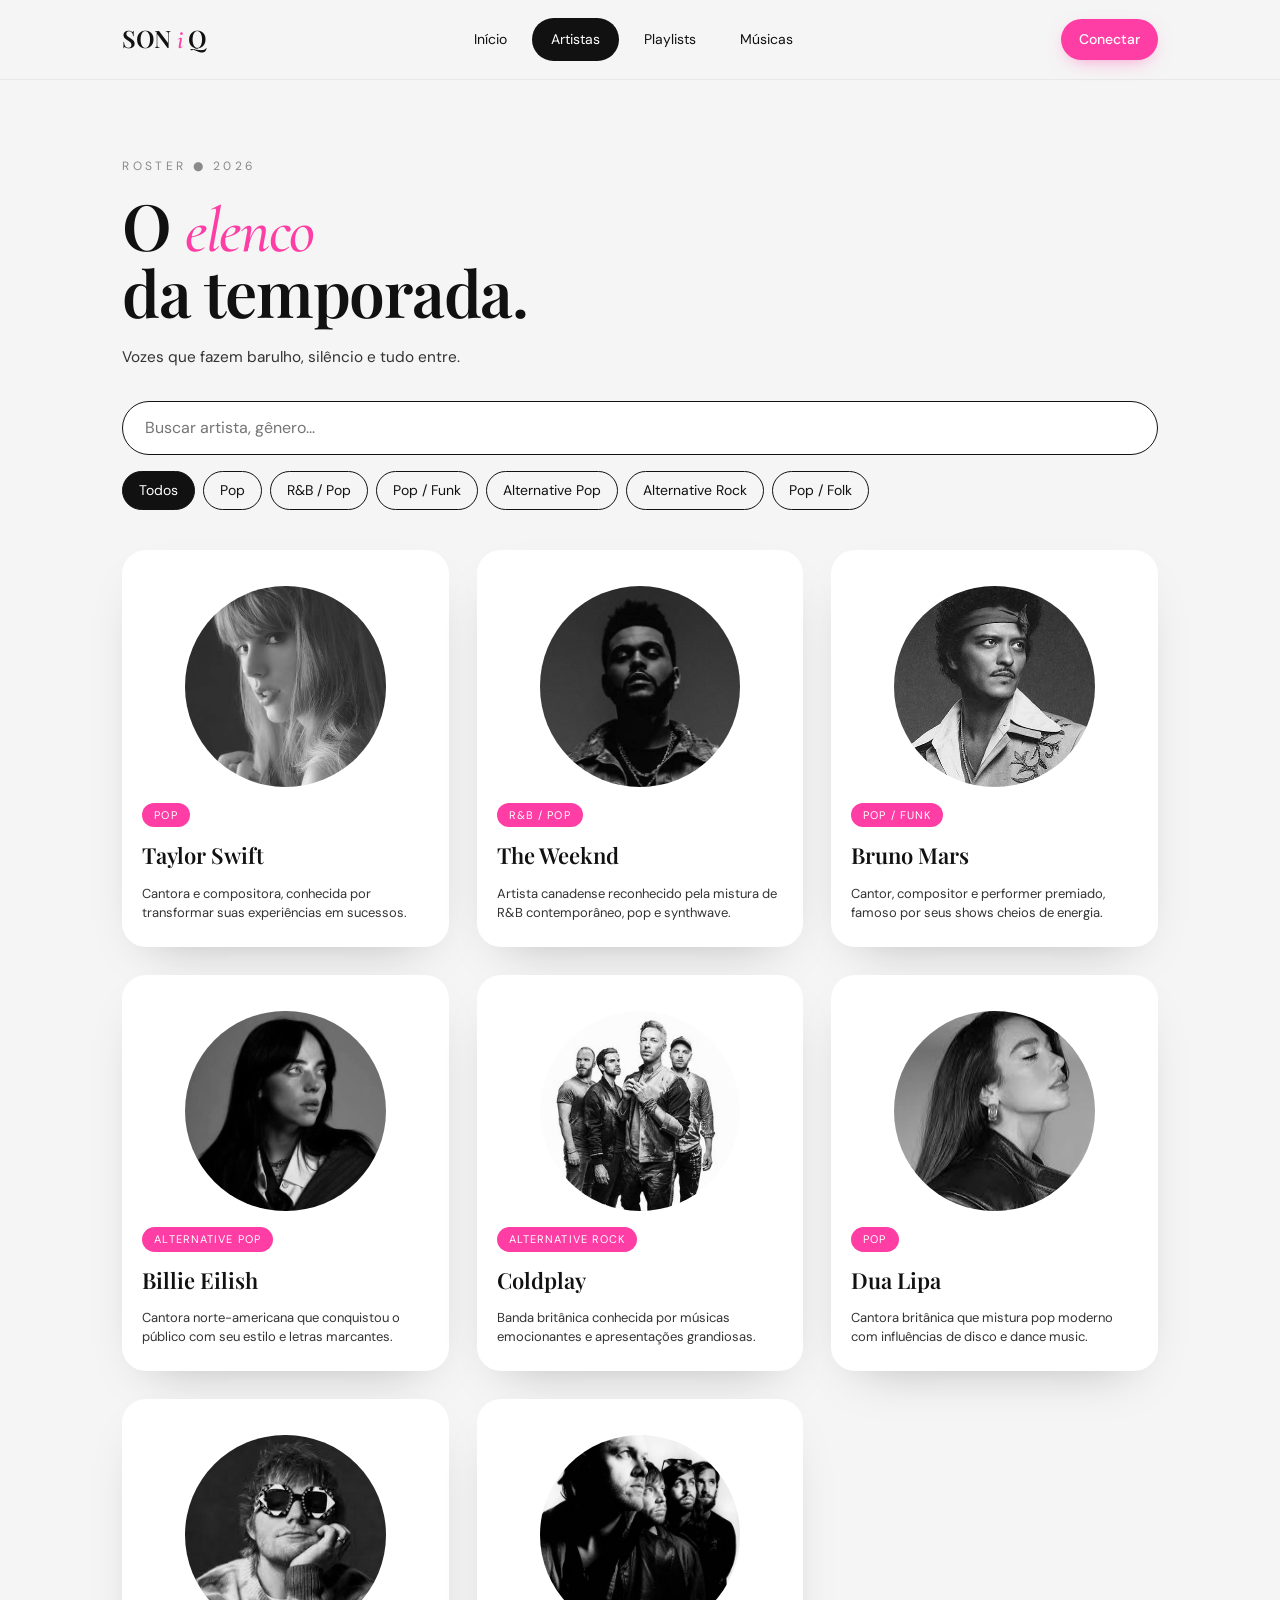
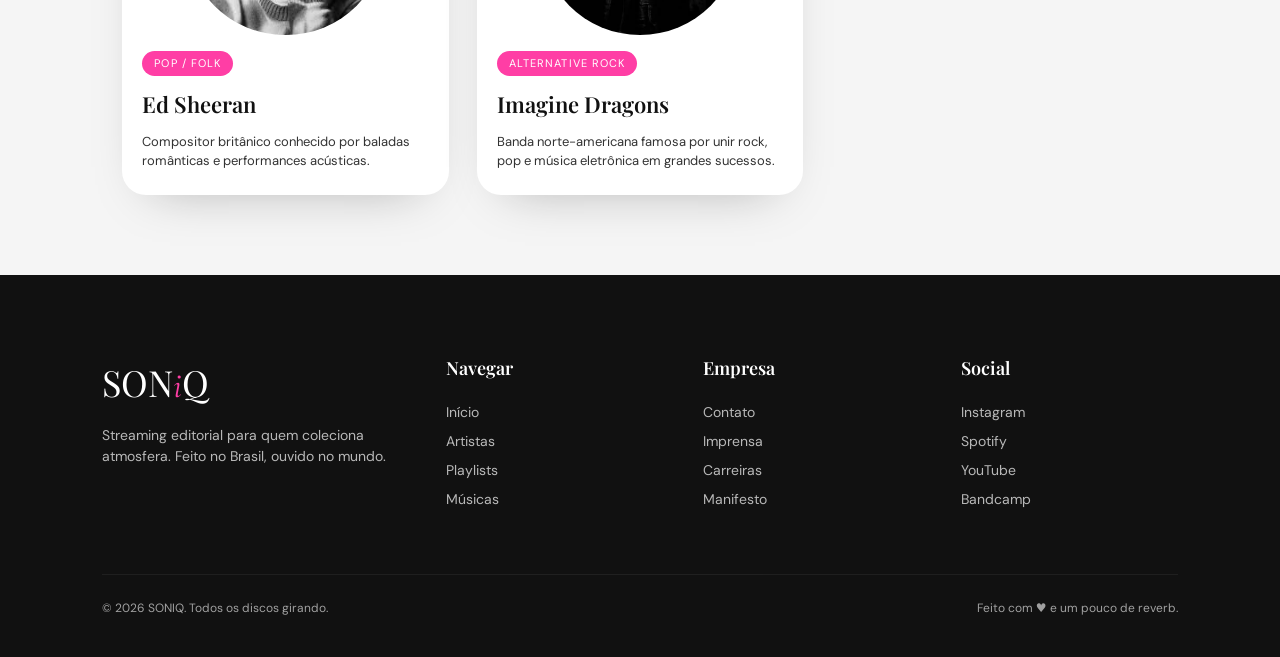
<file: pages/artists.html>
<!DOCTYPE html>
<html lang="pt-BR">

<head>
  <meta charset="UTF-8">
  <meta name="viewport" content="width=device-width, initial-scale=1.0">
  <title>SONIQ - Música que fica com você</title>
  <link rel="stylesheet" href="../styles/index.css">
  <link rel="shortcut icon" href="../assets/icons/logo.svg" type="image/x-icon">
</head>

<body>
  <app-header current="artists"></app-header>

  <main class="reveal">
    <section class="page__head container">
      <p class="eyebrow">Roster ● 2026</p>
      <h1 class="display">O <span class="script">elenco</span> <span class="line__break">da temporada.</span></h1>
      <p class="lede">Vozes que fazem barulho, silêncio e tudo entre.</p>
    </section>

    <section class="container">
      <div class="toolbar">
        <input id="artist-search" type="search" placeholder="Buscar artista, gênero..." aria-label="Buscar artista" />
        <div class="chips" id="genre-chips"></div>
      </div>

      <div id="artists-grid" class="grid grid__cards"></div>
      <p id="artists-empty" class="empty" hidden>Nenhum artista encontrado.</p>
    </section>
  </main>

  <app-footer></footer>
    <script type="module" src="../js/main.js"></script>
</body>

</html>
</file>
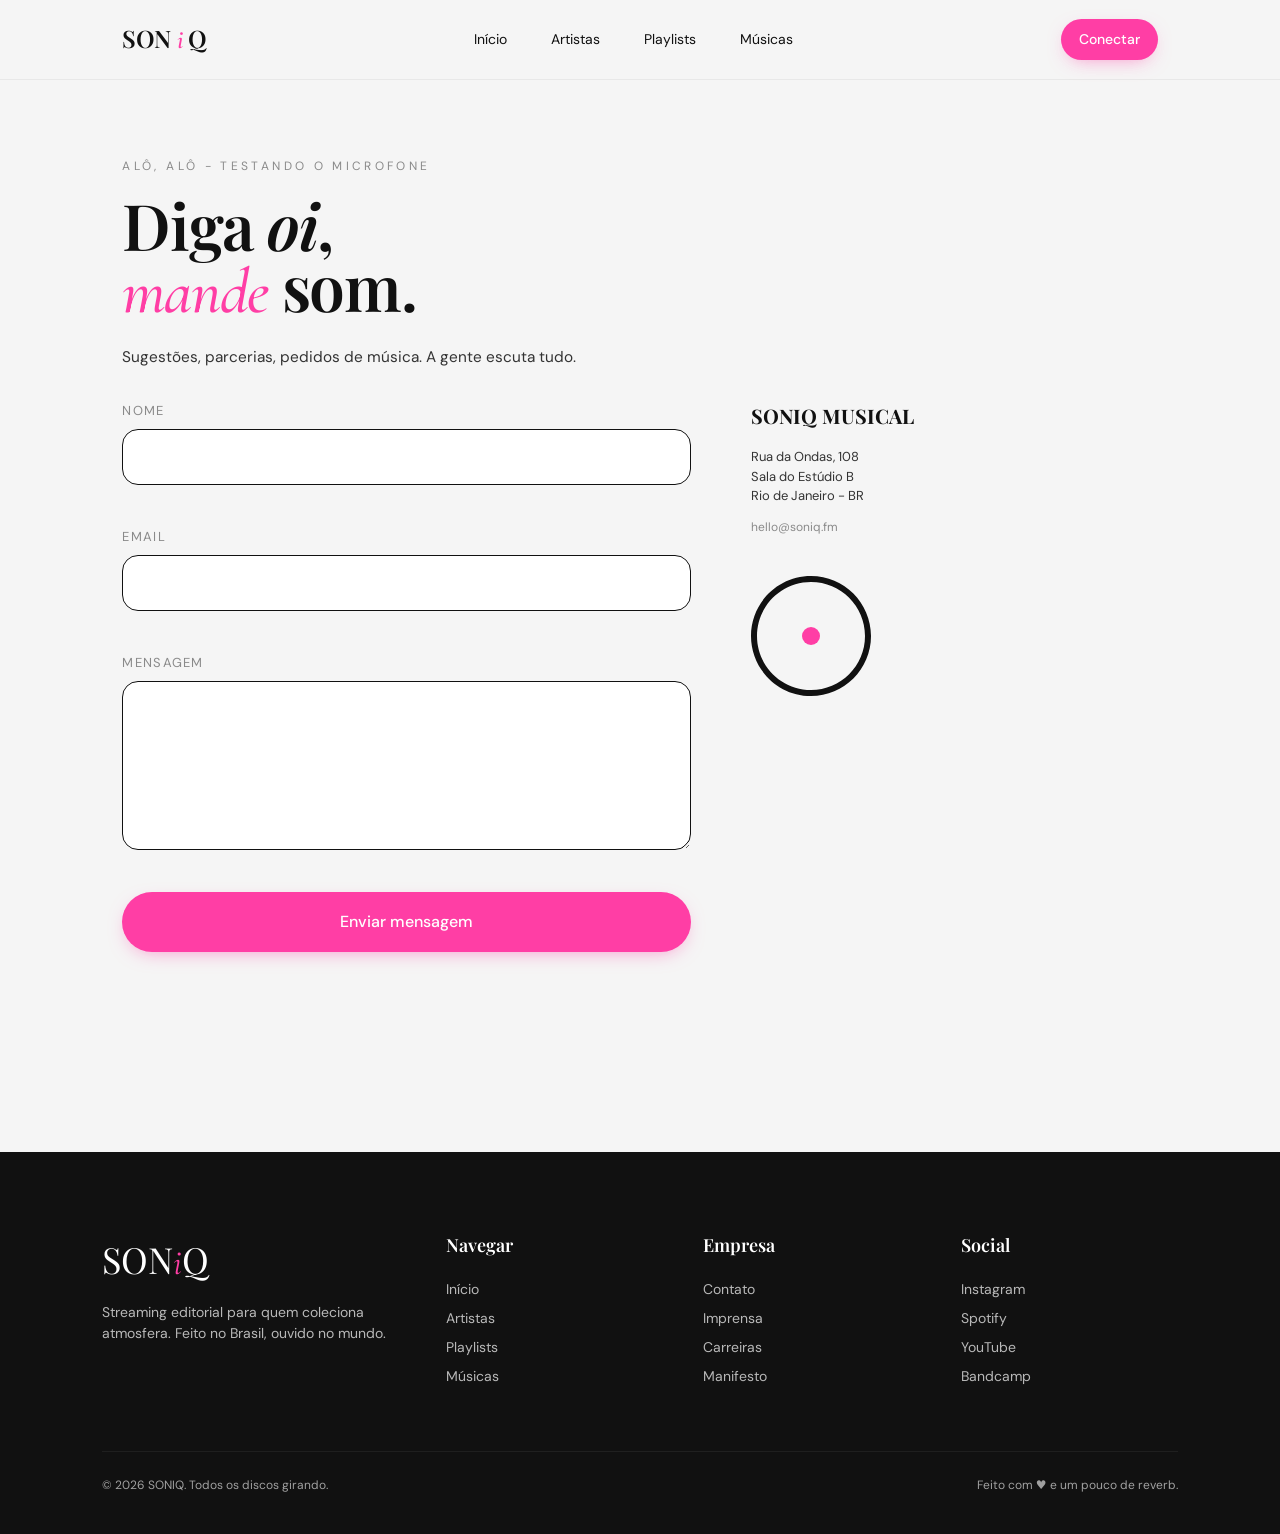
<file: pages/contact.html>
<!DOCTYPE html>
<html lang="pt-BR">

<head>
  <meta charset="UTF-8">
  <meta name="viewport" content="width=device-width, initial-scale=1.0">
  <title>SONIQ - Música que fica com você</title>
  <link rel="stylesheet" href="../styles/index.css">
  <link rel="shortcut icon" href="../assets/icons/logo.svg" type="image/x-icon">
</head>

<body>
  <app-header current="contact"></app-header>

  <main class="reveal">
    <section class="page__head container">
      <p class="eyebrow">Alô, alô - testando o microfone</p>
      <h1 class="display">Diga <em>oi</em>, <span class="line__break"><span class="script">mande</span> som.</span></h1>
      <p class="lede">Sugestões, parcerias, pedidos de música. A gente escuta tudo.</p>
    </section>

    <section class="contact container">
      <form id="contact-form" class="form" novalidate>
        <label>
          <span>Nome</span>
          <input type="text" name="name" id="name" required>
          <small class="error" data-for="name"></small>
        </label>

        <label>
          <span>Email</span>
          <input type="email" name="email" id="email" required>
          <small class="error" data-for="email"></small>
        </label>

        <label>
          <span>Mensagem</span>
          <textarea name="message" id="message" rows="6" required></textarea>
          <small class="error" data-for="message"></small>
        </label>

        <button type="submit" class="btn btn__primary btn__lg">Enviar mensagem</button>
      </form>

      <aside class="contact__side">
        <h3>SONIQ MUSICAL</h3>
        <p>Rua da Ondas, 108 <span class="line__break">Sala do Estúdio B</span>Rio de Janeiro - BR</p>
        <p class="tiny">hello@soniq.fm</p>

        <div class="scribble" aria-hidden="true">
          <img src="../assets/icons/logo.svg" alt="">
        </div>
      </aside>
    </section>

    <div id="toast" class="toast" role="status" aria-live="polite" hidden>
      Mensagem enviada. Obrigado por escutar a gente. 🤘🎶
    </div>
  </main>

  <app-footer></footer>
    <script type="module" src="../js/main.js"></script>
</body>

</html>
</file>
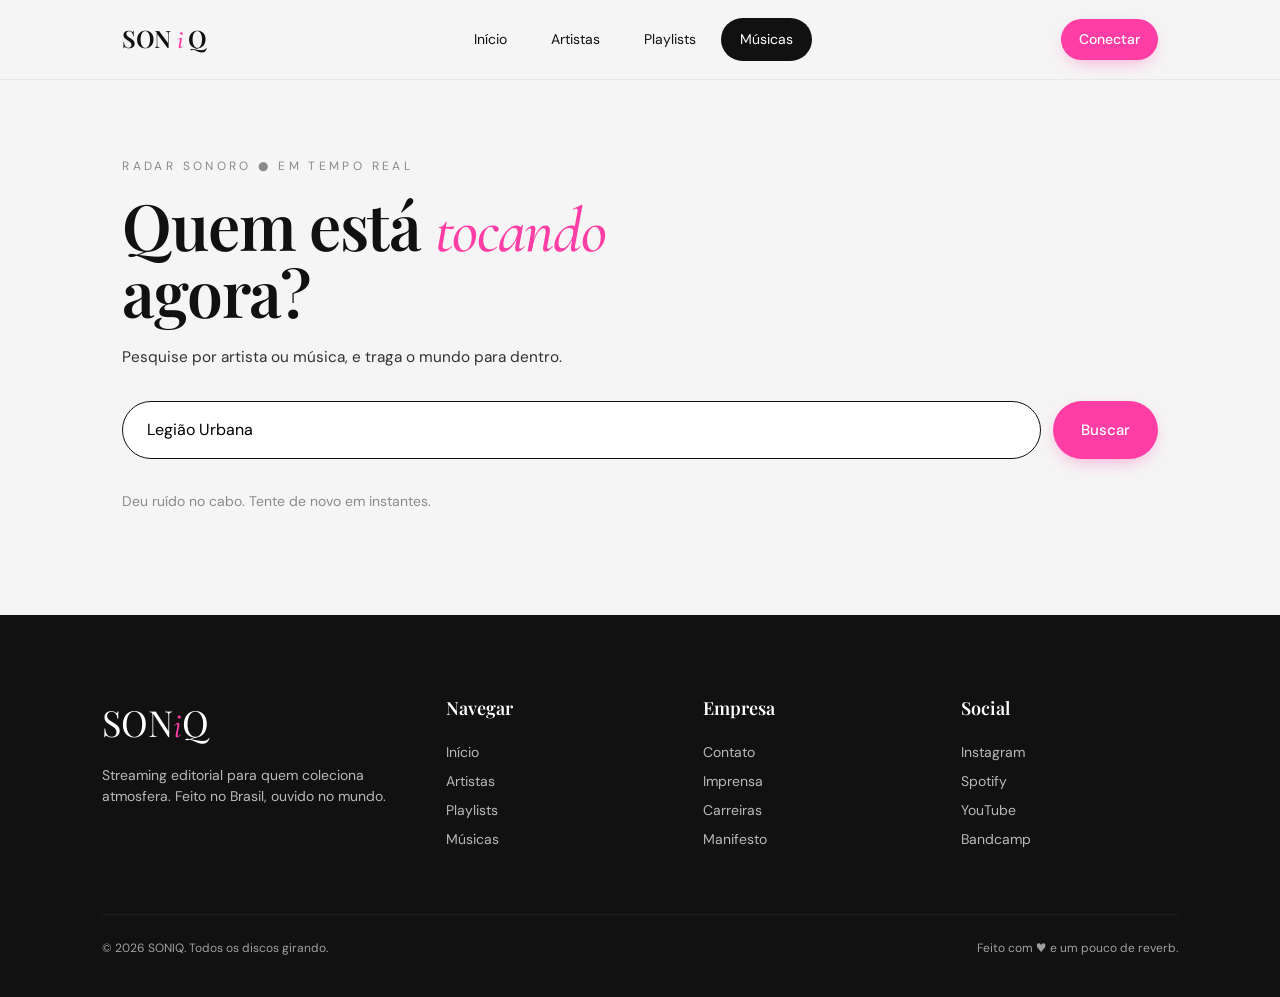
<file: pages/songs.html>
<!DOCTYPE html>
<html lang="pt-BR">

<head>
  <meta charset="UTF-8">
  <meta name="viewport" content="width=device-width, initial-scale=1.0">
  <title>SONIQ - Música que fica com você</title>
  <link rel="stylesheet" href="../styles/index.css">
  <link rel="shortcut icon" href="../assets/icons/logo.svg" type="image/x-icon">
</head>

<body>
  <app-header current="songs"></app-header>

  <main class="reveal">
    <section class="page__head container">
      <p class="eyebrow">Radar sonoro ● em tempo real</p>
      <h1 class="display">Quem está <span class="script">tocando</span><span class="line__break">agora?</span></h1>
      <p class="lede">Pesquise por artista ou música, e traga o mundo para dentro.</p>
    </section>

    <section class="container">
      <form id="search-form" class="search__form" role="search">
        <input type="search" id="search-input" placeholder="ex.: Arctic Monkeys, Caetano Veloso, Blackpink..." aria-label="Pesquisar música ou artista" required />

        <button type="submit" class="btn btn__primary">Buscar</button>
      </form>

      <div id="search-status" class="search__status" aria-live="polite"></div>

      <div id="search-results" class="grid grid__cards"></div>
    </section>
  </main>

  <app-footer></footer>
    <script type="module" src="../js/main.js"></script>
</body>

</html>
</file>
<file: styles/index.css>
@import url('https://fonts.googleapis.com/css2?family=Bebas+Neue&family=Cormorant+Garamond:ital,wght@0,300..700;1,300..700&family=DM+Sans:ital,opsz,wght@0,9..40,100..1000;1,9..40,100..1000&family=Playfair+Display:ital,wght@0,400..900;1,400..900&display=swap');

@import url(./base/reset.css);
@import url(./base/variables.css);

@import url(./global.css);

@import url(./components/button.css);
@import url(./components/card.css);
@import url(./components/section.css);
@import url(./components/carousel.css);
@import url(./components/toolbar.css);
@import url(./components/search.css);

@import url(./layouts/header.css);
@import url(./layouts/page-head.css);
@import url(./layouts/hero.css);
@import url(./layouts/about.css);
@import url(./layouts/benefits.css);
@import url(./layouts/testimonials.css);
@import url(./layouts/cta.css);
@import url(./layouts/footer.css);
@import url(./layouts/contact.css);

@import url(./utilities/responsive.css);
@import url(./utilities/animations.css);
</file>
